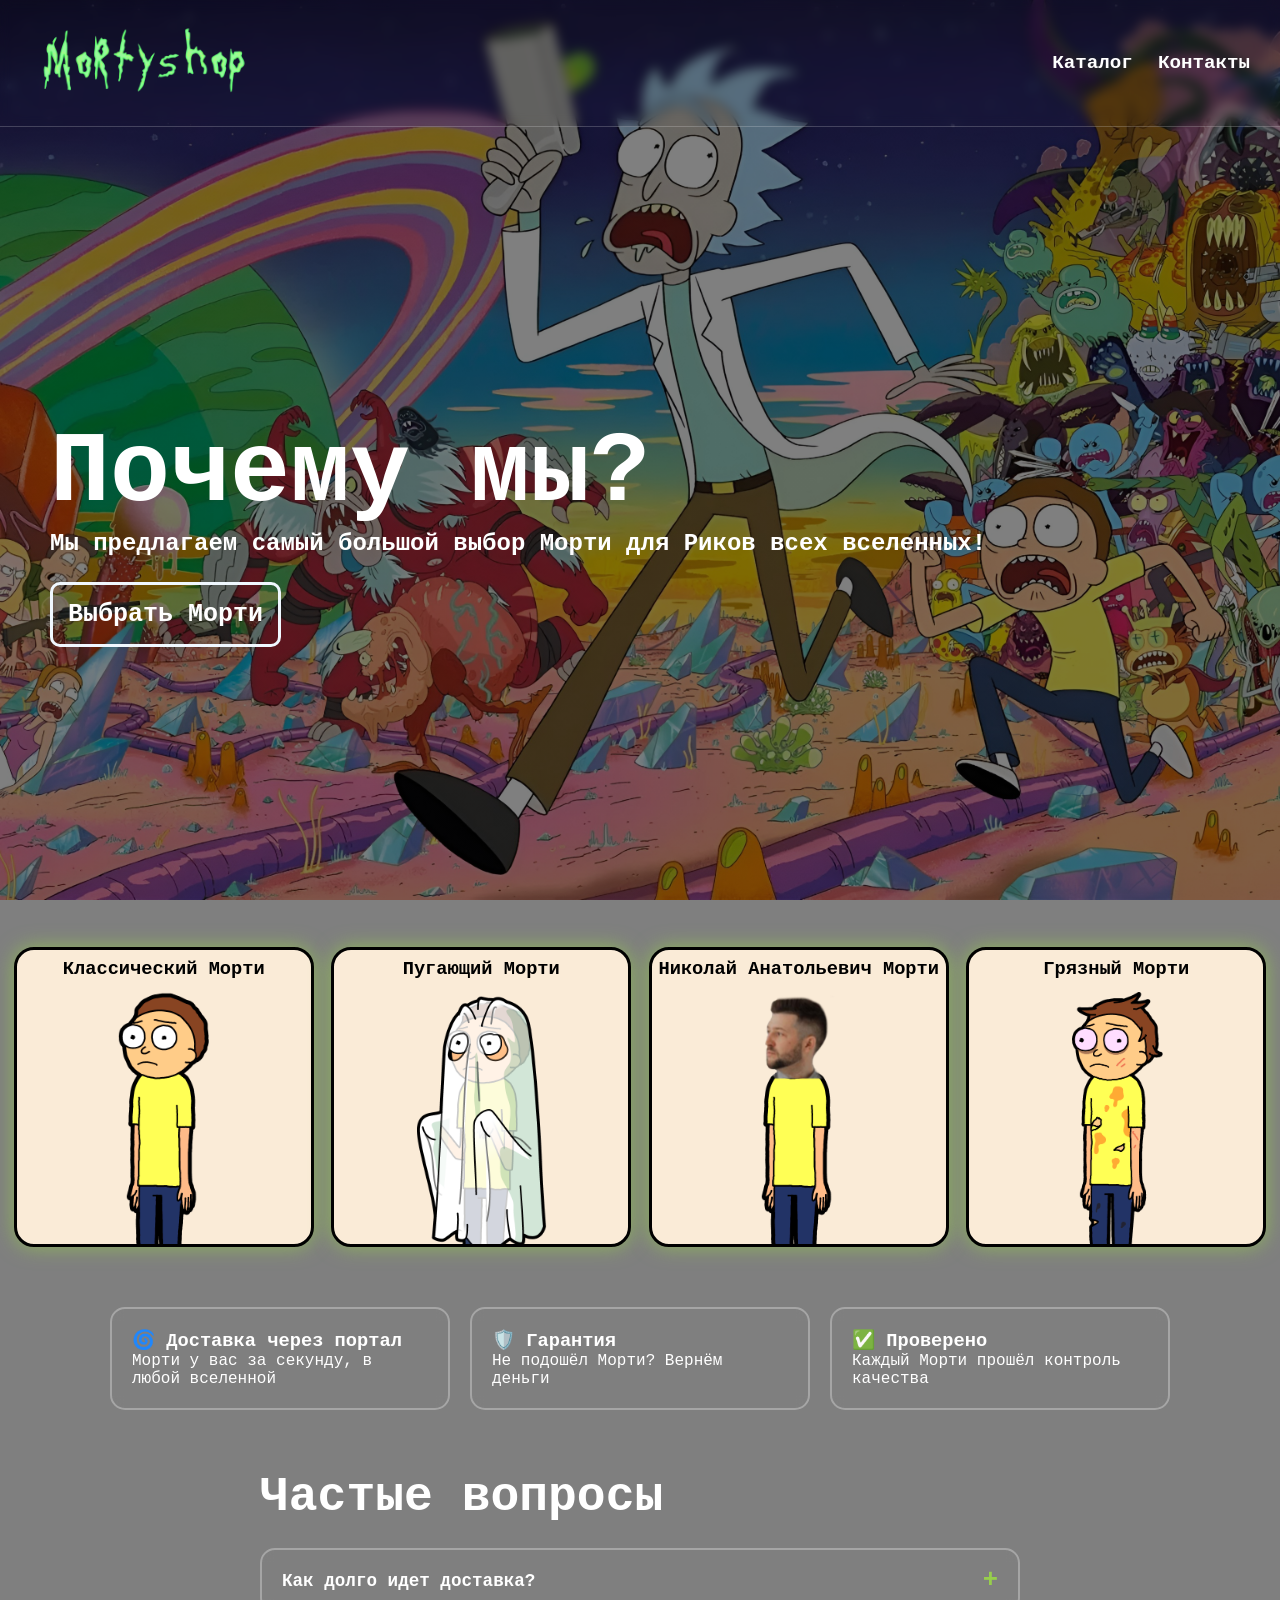
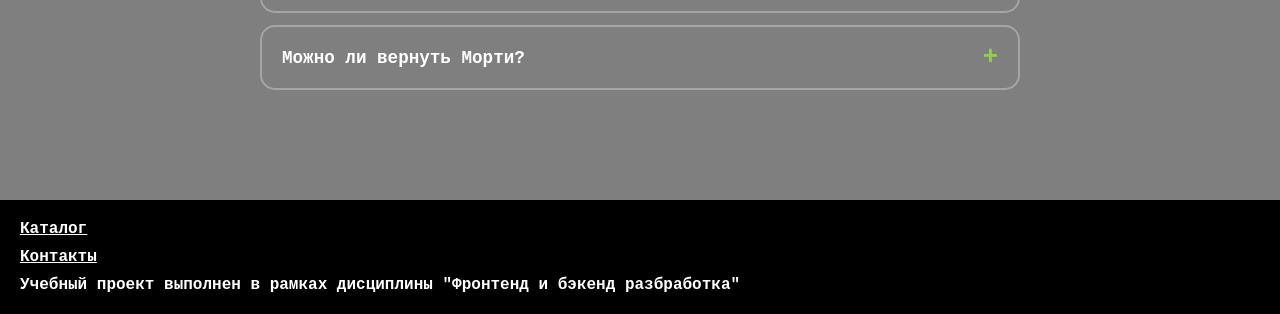
<file: index.html>
<!DOCTYPE html>
<html lang="ru">
<head>
    <meta charset="UTF-8">
    <meta name="description" content="МортиШоп — магазин Морти для Риков всех вселенных">
    <meta name="viewport" content="width=device-width, initial-scale=1.0">
    <title>MortyShop</title>
    <link rel="icon" href="images/Logo.png">
    <link rel="stylesheet" href="style.css">
</head>
<body>
    <div class="background">

        <header class="header">
            <div>
                <a href="index.html">
                    <img src="images/Logo.png" alt="Логотип магазина МортиШоп" class="logo">
                </a>
            </div>
            
            <input type="checkbox" id="menu_check" class="menu_check">
            <label for="menu_check" class="menu_toggle" aria-label="Открыть меню">☰</label>

            <nav class="header_buttons">
                <a href="catalog.html">Каталог</a>
                <a href="contacts.html">Контакты</a>
            </nav>
        </header>

        <main>
            <section class="hero_section">
                <h1>
                    Почему мы?
                </h1>
                <h2>
                    Мы предлагаем самый большой выбор Морти для Риков всех вселенных!
                </h2>
                <a href="#catalog" class="catalog_button">Выбрать Морти</a>
            </section>

            <section class="morty_cards_section" id="catalog">
                <article class="morty_card">
                    <h3>Классический Морти</h3>
                    <img src="images/Mortys/Morty.webp" alt="Классический Морти в желтой футболке">
                </article>

                <article class="morty_card">
                    <h3>Пугающий Морти</h3>
                    <img src="images/Mortys/Spoooky_Morty.webp" alt="Классический Морти накрытый простыней с отверстиями для глаз">
                </article>

                <article class="morty_card">
                    <h3>Николай Анатольевич Морти</h3>
                    <img src="images/Mortys/NikolayAnatolievichMorty.png" alt="Николай Анатольевич Морти">
                </article>

                <article class="morty_card">
                    <h3>Грязный Морти</h3>
                    <img src="images/Mortys/Scruffy_Morty.webp" alt="Морти в плохом внешнем виде">
                </article>
            </section>

            <section class="features">
                <article class="feature">
                    <h3>🌀 Доставка через портал</h3>
                    <p>Морти у вас за секунду, в любой вселенной</p>
                </article>
                <article class="feature">
                    <h3>🛡️ Гарантия</h3>
                    <p>Не подошёл Морти? Вернём деньги</p>
                </article>
                <article class="feature">
                    <h3>✅ Проверено</h3>
                    <p>Каждый Морти прошёл контроль качества</p>
                </article>
            </section>
            
            <section class="faq">
                <h2>Частые вопросы</h2>
                <details>
                    <summary>Как долго идет доставка?</summary>
                    <p>Через портал — мгновенно. Обычной почтой — 3-5 дней</p>
                </details>
                <details>
                    <summary>Можно ли вернуть Морти?</summary>
                    <p>Да, в течение 14 дней.</p>
                </details>
            </section>
        </main>

        <footer class="footer">
            <a href="catalog.html">Каталог</a>
            <a href="contacts.html">Контакты</a>
            Учебный проект выполнен в рамках дисциплины "Фронтенд и бэкенд разбработка"
        </footer>
    </div>
</body>
</html>
</file>
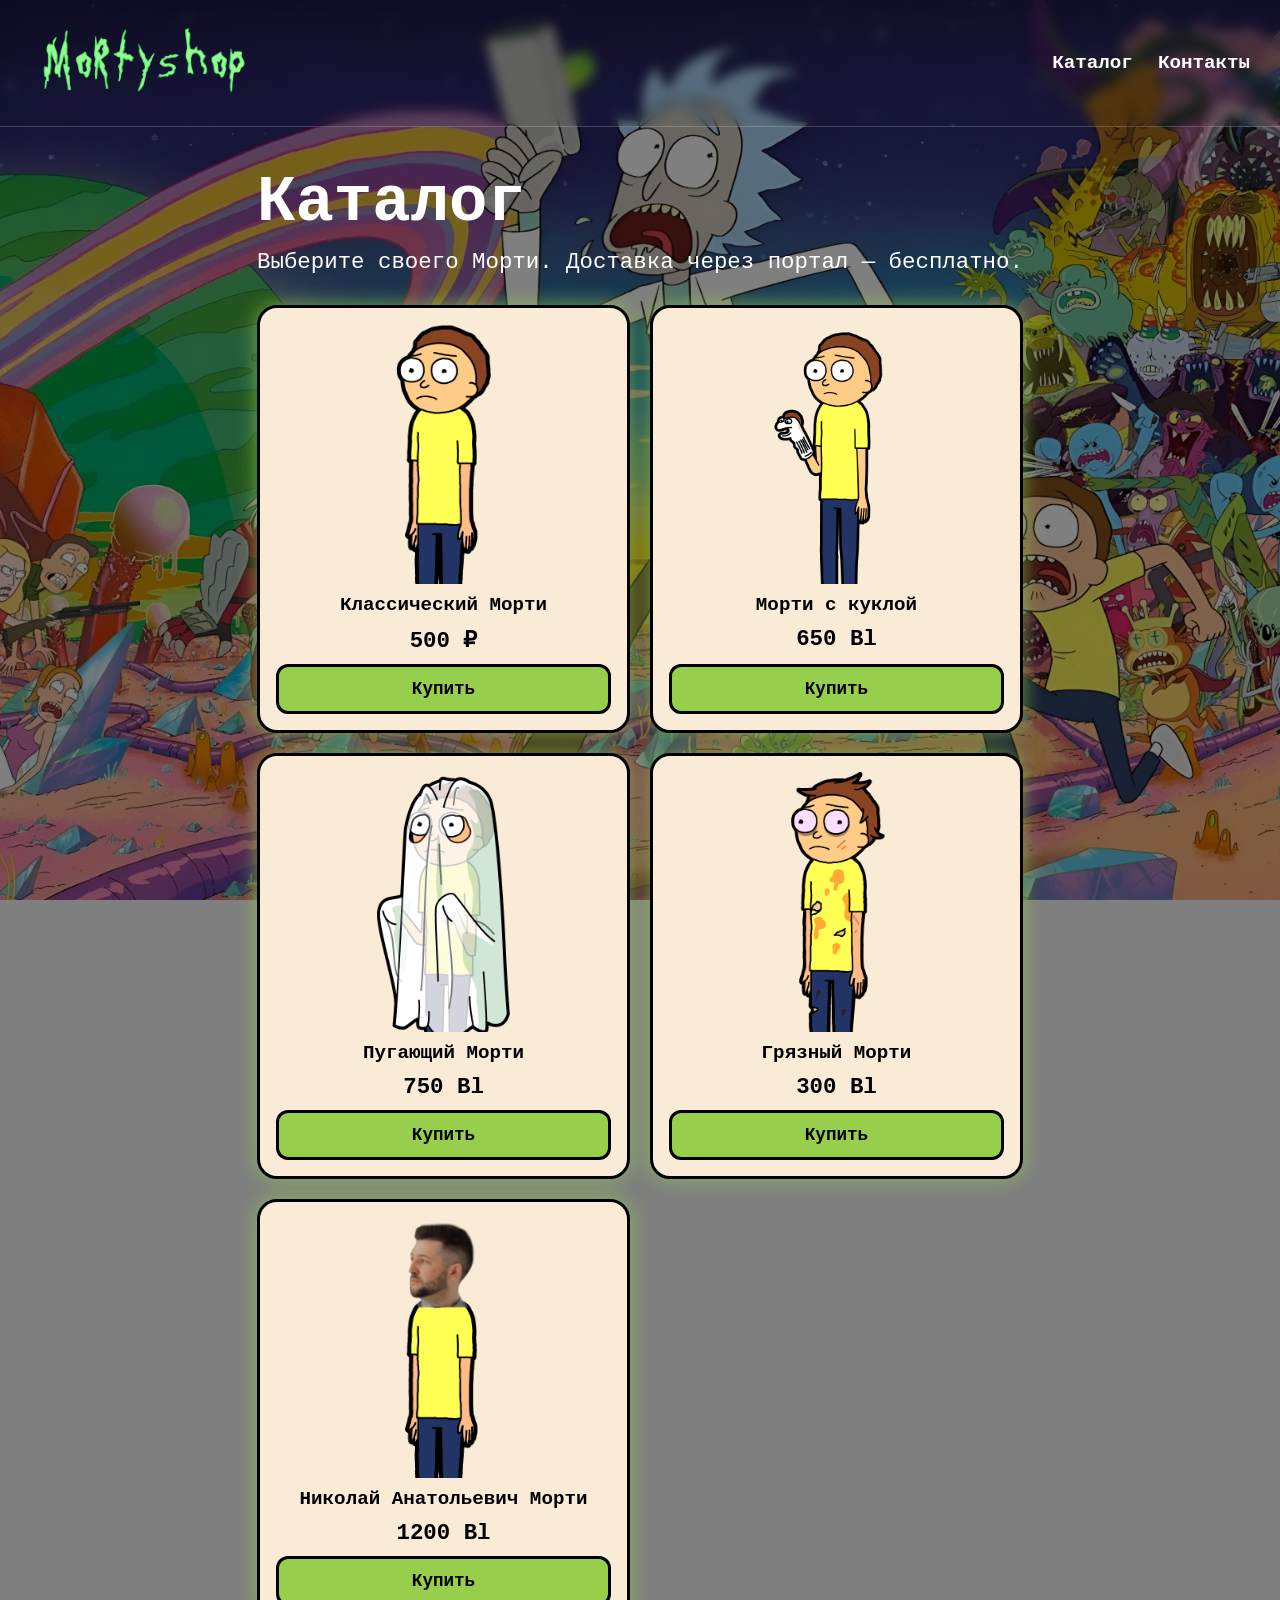
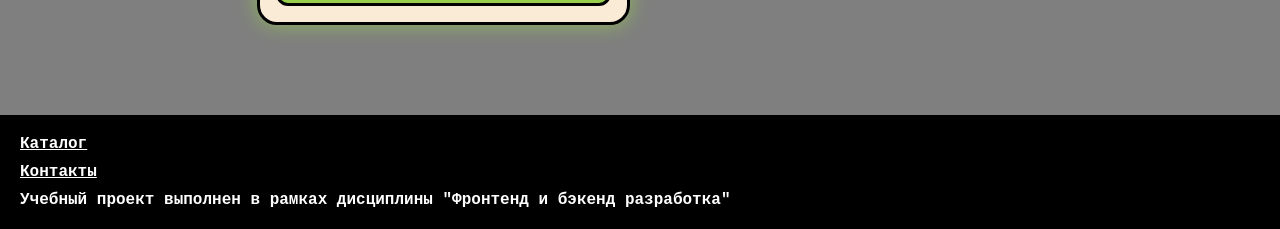
<file: catalog.html>
<!DOCTYPE html>
<html lang="ru">
<head>
    <meta charset="UTF-8">
    <meta name="description" content="Каталог МортиШоп: Морти на любой вкус и в любой вселенной">
    <meta name="viewport" content="width=device-width, initial-scale=1.0">
    <title>Каталог — МортиШоп</title>
    <link rel="icon" href="images/Logo.png">
    <link rel="stylesheet" href="style.css">
    <link rel="stylesheet" href="catalog.css">
</head>
<body>
    <div class="background">

        <header class="header">
            <div>
                <a href="index.html">
                    <img src="images/Logo.png" alt="МортиШоп — на главную" class="logo">
                </a>
            </div>

            <input type="checkbox" id="menu_check" class="menu_check">
            <label for="menu_check" class="menu_toggle" aria-label="Открыть меню">☰</label>

            <nav class="header_buttons">
                <a href="catalog.html">Каталог</a>
                <a href="contacts.html">Контакты</a>
            </nav>
        </header>

        <main class="catalog_page">
            <h1>Каталог</h1>
            <p class="catalog_lead">Выберите своего Морти. Доставка через портал — бесплатно.</p>

            <section class="catalog_grid">
                <article class="product">
                    <img src="images/Mortys/Morty.webp" alt="Классический Морти в жёлтой футболке">
                    <h2>Классический Морти</h2>
                    <p class="price">500 ₽</p>
                    <button type="button" aria-label="Купить: Классический Морти">Купить</button>
                </article>

                <article class="product">
                    <img src="images/Mortys/MortyPuppetMortyFront.png" alt="Морти с носком-куклой на руке">
                    <h2>Морти с куклой</h2>
                    <p class="price">650 Bl</p>
                    <button type="button" aria-label="Купить: Морти с куклой">Купить</button>
                </article>

                <article class="product">
                    <img src="images/Mortys/Spoooky_Morty.webp" alt="Морти, накрытый простынёй с отверстиями для глаз">
                    <h2>Пугающий Морти</h2>
                    <p class="price">750 Bl</p>
                    <button type="button" aria-label="Купить: Пугающий Морти">Купить</button>
                </article>

                <article class="product">
                    <img src="images/Mortys/Scruffy_Morty.webp" alt="Морти в потрёпанной одежде">
                    <h2>Грязный Морти</h2>
                    <p class="price">300 Bl</p>
                    <button type="button" aria-label="Купить: Грязный Морти">Купить</button>
                </article>

                <article class="product">
                    <img src="images/Mortys/NikolayAnatolievichMorty.png" alt="Николай Анатольевич Морти">
                    <h2>Николай Анатольевич Морти</h2>
                    <p class="price">1200 Bl</p>
                    <button type="button" aria-label="Купить: Николай Анатольевич Морти">Купить</button>
                </article>
            </section>
        </main>

        <footer class="footer">
            <a href="catalog.html">Каталог</a>
            <a href="contacts.html">Контакты</a>
            Учебный проект выполнен в рамках дисциплины "Фронтенд и бэкенд разработка"
        </footer>
    </div>
</body>
</html>
</file>
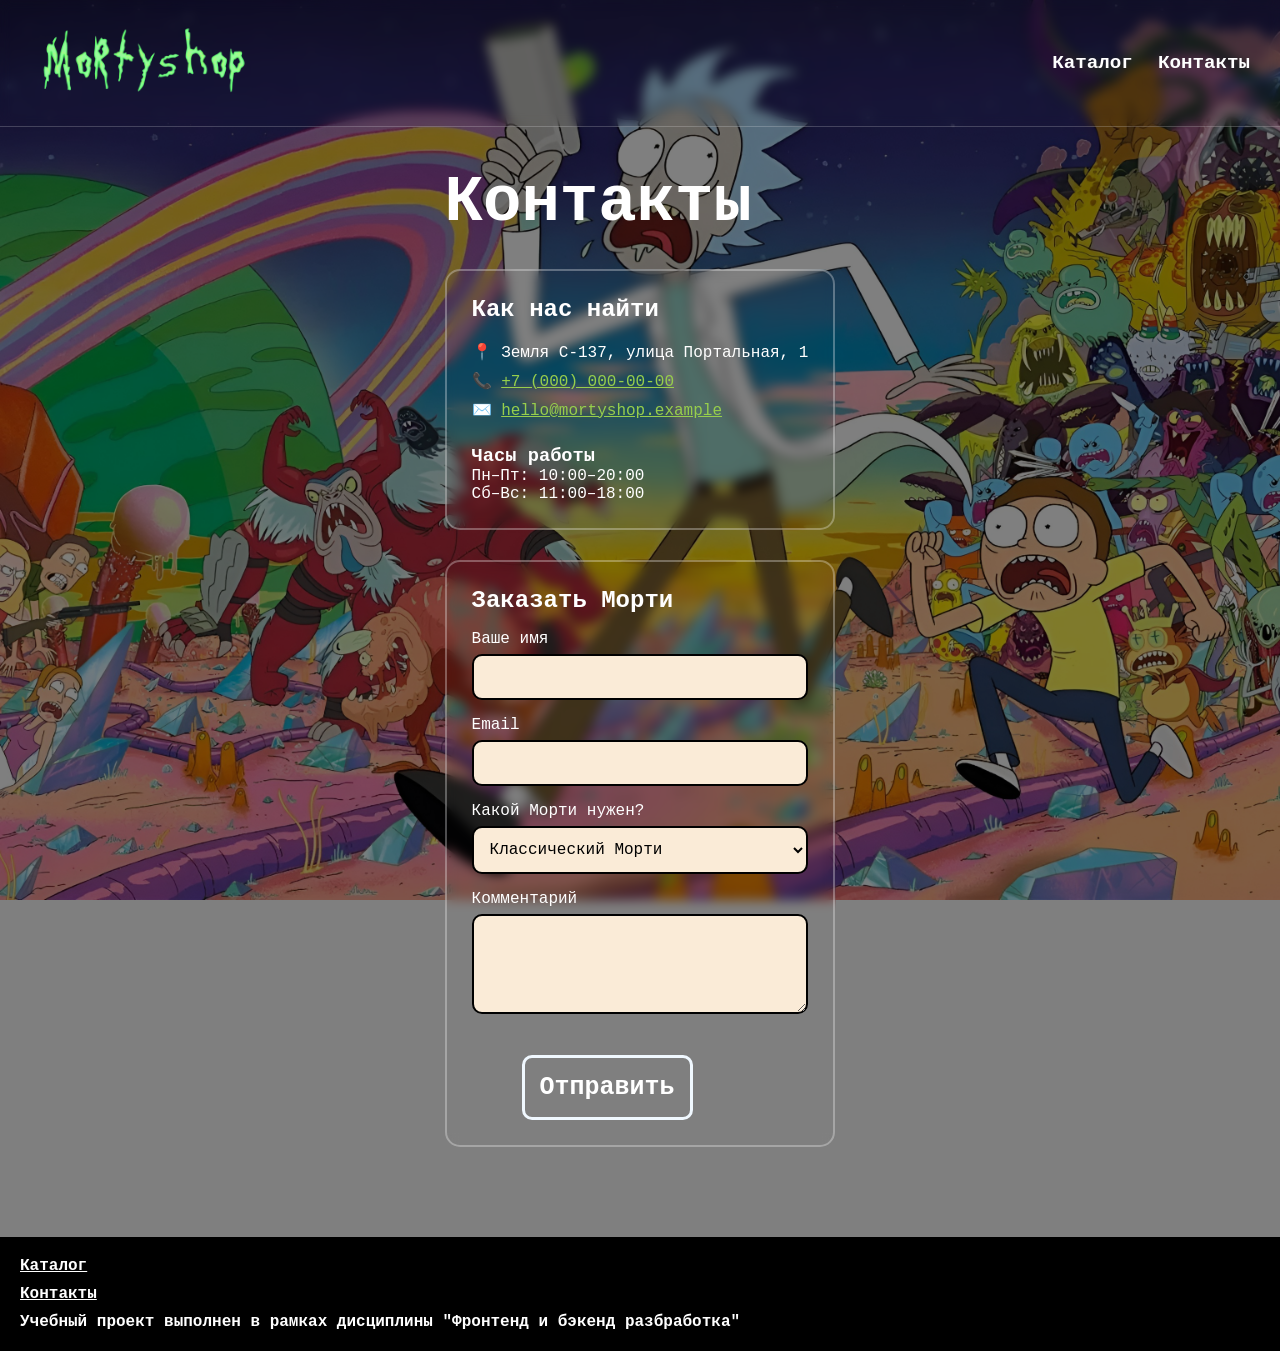
<file: contacts.html>
<!DOCTYPE html>
<html lang="ru">
<head>
    <meta charset="UTF-8">
    <meta name="description" content="Контакты магазина Mortyshop">
    <meta name="viewport" content="width=device-width, initial-scale=1.0">
    <title>MortyShop - Контакты</title>
    <link rel="icon" href="images/Logo.png">
    <link rel="stylesheet" href="style.css">
</head>
<body>
    <div class="background">
        <header class="header">
                <div>
                    <a href="index.html">
                        <img src="images/Logo.png" alt="Логотип магазина МортиШоп" class="logo">
                    </a>
                </div>
                
                <input type="checkbox" id="menu_check" class="menu_check">
                <label for="menu_check" class="menu_toggle" aria-label="Открыть меню">☰</label>

                <nav class="header_buttons">
                    <a href="catalog.html">Каталог</a>
                    <a href="contacts.html">Контакты</a>
                </nav>
        </header>

            <main class="contacts_page">
                <h1>Контакты</h1>

                <div class="contacts_layout">

                    <section class="contacts_info">
                        <h2>Как нас найти</h2>
                        <address>
                            <p>📍 Земля C-137, улица Портальная, 1</p>
                            <p>📞 <a href="tel:+70000000000">+7 (000) 000-00-00</a></p>
                            <p>✉️ <a href="mailto:hello@mortyshop.example">hello@mortyshop.example</a></p>
                        </address>
                        <h3>Часы работы</h3>
                        <p>Пн–Пт: 10:00–20:00<br>Сб–Вс: 11:00–18:00</p>
                    </section>

                    <section class="contacts_form">
                        <h2>Заказать Морти</h2>
                        <form action="#" method="post">
                            <div class="field">
                                <label for="name">Ваше имя</label>
                                <input type="text" id="name" name="name" required>
                            </div>
                            <div class="field">
                                <label for="email">Email</label>
                                <input type="email" id="email" name="email" required>
                            </div>
                            <div class="field">
                                <label for="morty">Какой Морти нужен?</label>
                                <select id="morty" name="morty">
                                    <option>Классический Морти</option>
                                    <option>Пугающий Морти</option>
                                    <option>Грязный Морти</option>
                                    <option>Николай Анатольевич Морти</option>
                                </select>
                            </div>
                            <div class="field">
                                <label for="comment">Комментарий</label>
                                <textarea id="comment" name="comment" rows="4"></textarea>
                            </div>
                            <button type="submit" class="catalog_button">Отправить</button>
                        </form>
                    </section>

                </div>
            </main>

        <footer class="footer">
            <a href="catalog.html">Каталог</a>
            <a href="contacts.html">Контакты</a>
            Учебный проект выполнен в рамках дисциплины "Фронтенд и бэкенд разбработка"
        </footer>
    </div>
</body>
</html>
</file>
<file: style.css>
* {
  margin: 0;
  padding: 0;
  box-sizing: border-box;
}

html, body {
  width: 100%;
  min-height: 100%;
  margin: 0;
  padding: 0;
  scroll-behavior: smooth;
}

main {
    flex: 1;
}

.background {
    display: flex;
    flex-direction: column;
    min-height: 100dvh;
    background:
        linear-gradient(rgba(0, 0, 0, 0.5), rgba(0, 0, 0, 0.5)),
        url(images/background.webp) center / cover no-repeat fixed;
}

.header {
    position: sticky;
    top: 0;
    z-index: 100;
    display: flex;
    justify-content: space-between;
    align-items: center;
    padding: 15px 30px;
    background-color: transparent;
    backdrop-filter: blur(6px);
    border-bottom: 1px solid rgba(255, 255, 255, 0.2);
    color: white;
    font-family: 'Courier New', Courier, monospace;
    font-size: larger;
    font-weight: bold;
}

.logo {
    height: 10vh;
}

.menu_check {
    position: absolute;
    opacity: 0;
    pointer-events: none;
}

.menu_toggle {
    display: none;
    font-size: 28px;
    padding: 4px 14px;
    border: 2px solid white;
    border-radius: 10px;
    cursor: pointer;
}

.header_buttons {
    display: flex;
    gap: 25px;
}

.header_buttons a {
    color: white;
    text-decoration: none;
}

@media (max-width: 600px) {
    .header {
        flex-wrap: wrap;
    }

    .menu_toggle {
        display: block;
    }

    .header_buttons {
        display: none;
        width: 100%;
        flex-direction: column;
        gap: 12px;
        padding: 15px 0 5px;
    }

    .menu_check:checked ~ .header_buttons {
        display: flex;
    }

    .menu_check:focus-visible + .menu_toggle {
        outline: 3px solid #97ce4c;
    }
}

.hero_section {
    color: white;
    font-family: 'Courier New', Courier, monospace;
    min-height: calc(100dvh - 90px);
    width: 100%;
    display: flex;
    flex-direction: column;
    justify-content: center;
    align-items: center;
}

.hero_section h1{
    align-self: flex-start;
    justify-content: left;
    font-size: 100px;
    margin-left: 50px;
}

.hero_section h2 {
    align-self: flex-start;
    justify-content: left;
    margin-left: 50px;
}

.catalog_button {
    align-self: flex-start;
    justify-content: left;
    margin-left: 50px;
    color: white;
    font-size: 25px;
    font-weight: 600;
    margin-top: 25px;
    border: 3px solid white;
    border-radius: 10px;
    padding: 15px;
    border-color: aliceblue;
    text-decoration: none;
}

.catalog_button:hover {
    color: black;
    background-color: white;
}

#catalog {
    scroll-margin-top: 90px; 
}

.morty_cards_section {
    display: grid;
    grid-template-columns: repeat(auto-fit, minmax(300px, 1fr));
    gap: 10px;
    padding: 10px;
    justify-items: center;
    width: 100%;
    max-width: 1300px;
    font-family: 'Courier New', Courier, monospace;
    margin: 0 auto;
}

.morty_card {
    width: 300px;
    height: 300px;
    border: 3px solid black;
    background-color: antiquewhite;
    border-radius: 20px;
    display: flex;
    flex-direction: column;
    color: black;
    align-items: center;
    text-align: center;
    overflow: hidden;
    box-shadow: 0 0 20px rgba(151, 206, 76, 0.7);
    transition: transform 0.2s, box-shadow 0.2s;
}

.morty_card:hover {
    transform: translateY(-6px);
    box-shadow: 0 14px 30px rgba(0, 0, 0, 0.5);
}

.morty_card h3 {
    margin: 8px 0 12px;
    width: 100%;;
}

.morty_card img {
    min-height: 0;
    object-fit: contain;
    flex: 1;
    width: 100%;
}

.features {
    display: grid;
    grid-template-columns: repeat(auto-fit, minmax(240px, 1fr));
    gap: 20px;
    max-width: 1100px;
    margin: 50px auto;
    padding: 0 20px;
    color: white;
    font-family: 'Courier New', Courier, monospace;
}

.feature {
    padding: 20px;
    border: 2px solid rgba(255, 255, 255, 0.3);
    border-radius: 15px;
    backdrop-filter: blur(6px);
}

.faq {
    max-width: 800px;
    margin: 60px auto;
    padding: 0 20px;
    color: white;
    font-family: 'Courier New', Courier, monospace;
}

.faq h2 {
    font-size: clamp(1.8rem, 5vw, 3rem);
    margin-bottom: 24px;
}

.faq details {
    margin-bottom: 12px;
    border: 2px solid rgba(255, 255, 255, 0.3);
    border-radius: 15px;
    backdrop-filter: blur(6px);
    transition: border-color 0.2s, box-shadow 0.2s;
}

.faq details:hover {
    border-color: #97ce4c;
}

.faq details[open] {
    border-color: #97ce4c;
    box-shadow: 0 0 15px rgba(151, 206, 76, 0.5);
}

.faq summary {
    display: flex;
    justify-content: space-between;
    align-items: center;
    gap: 16px;
    padding: 16px 20px;
    font-size: 1.1rem;
    font-weight: bold;
    cursor: pointer;
    list-style: none;
}

.faq summary::-webkit-details-marker {
    display: none;                 
}

.faq summary::after {
    content: "+";
    font-size: 1.6rem;
    color: #97ce4c;
    flex-shrink: 0;
}

.faq details[open] summary::after {
    content: "−";
}

.faq summary:focus-visible {
    outline: 3px solid #97ce4c;
    outline-offset: 3px;
    border-radius: 15px;
}

.faq details p {
    padding: 0 20px 18px;
    line-height: 1.5;
}

.footer {
    margin-top: 50px;
    display: flex;
    flex-direction: column;
    background-color: black;
    color: white;
    padding: 20px;
    font-family: 'Courier New', Courier, monospace;
    font-weight: 600;
    justify-content: space-between;
}

.footer a {
    color: white;
    padding-bottom: 10px;
}

.contacts_page {
    max-width: 1100px;
    margin: 0 auto;
    padding: 40px 20px;
    color: white;
    font-family: 'Courier New', Courier, monospace;
}

.contacts_page h1 {
    font-size: clamp(2rem, 7vw, 4rem);
    margin-bottom: 30px;
}

.contacts_layout {
    display: grid;
    grid-template-columns: repeat(auto-fit, minmax(300px, 1fr));
    gap: 30px;
}

.contacts_info,
.contacts_form {
    padding: 25px;
    border: 2px solid rgba(255, 255, 255, 0.3);
    border-radius: 15px;
    backdrop-filter: blur(6px);
}

.contacts_info h2,
.contacts_form h2 { margin-bottom: 16px; }

.contacts_info address { font-style: normal; line-height: 1.8; }
.contacts_info h3 { margin-top: 20px; }

.contacts_info a { color: #97ce4c; }

.contacts_form form {
    display: flex;
    flex-direction: column;
    gap: 16px;
}

.field { display: flex; flex-direction: column; gap: 6px; }

.field input,
.field select,
.field textarea {
    width: 100%;
    padding: 12px;
    font-size: 16px;
    font-family: inherit;
    color: black;
    background-color: antiquewhite;
    border: 2px solid black;
    border-radius: 10px;
}

.field input:focus-visible,
.field select:focus-visible,
.field textarea:focus-visible {
    outline: 3px solid #97ce4c;
}

.contacts_form button {
    background: transparent;
    cursor: pointer;
    font-family: inherit;
}
</file>
<file: catalog.css>
.catalog_page {
    max-width: 1300px;
    margin: 0 auto;
    padding: 40px 20px;
    color: white;
    font-family: 'Courier New', Courier, monospace;
}

.catalog_page h1 {
    font-size: clamp(2rem, 7vw, 4rem);
    margin-bottom: 10px;
}

.catalog_lead {
    font-size: clamp(1rem, 2.5vw, 1.4rem);
    margin-bottom: 30px;
}

.catalog_grid {
    display: grid;
    grid-template-columns: repeat(auto-fit, minmax(min(260px, 100%), 1fr));
    gap: 20px;
}

.product {
    display: flex;
    flex-direction: column;
    align-items: center;
    gap: 10px;
    padding: 16px;
    color: black;
    text-align: center;
    background-color: antiquewhite;
    border: 3px solid black;
    border-radius: 20px;
    box-shadow: 0 0 20px rgba(151, 206, 76, 0.7);
    transition: transform 0.2s, box-shadow 0.2s;
}

.product:hover {
    transform: translateY(-6px);
    box-shadow: 0 14px 30px rgba(0, 0, 0, 0.5);
}

.product img {
    width: 100%;
    height: 260px;
    object-fit: contain;
}

.product h2 {
    font-size: 1.2rem;
}

.price {
    font-size: 1.4rem;
    font-weight: bold;
}

.product button {
    margin-top: auto;
    width: 100%;
    padding: 12px;
    font-family: inherit;
    font-size: 1.1rem;
    font-weight: bold;
    color: black;
    background-color: #97ce4c;
    border: 3px solid black;
    border-radius: 12px;
    cursor: pointer;
}

.product button:hover {
    background-color: #b5e66a;
}

.product button:focus-visible {
    outline: 3px solid black;
    outline-offset: 3px;
}
</file>
